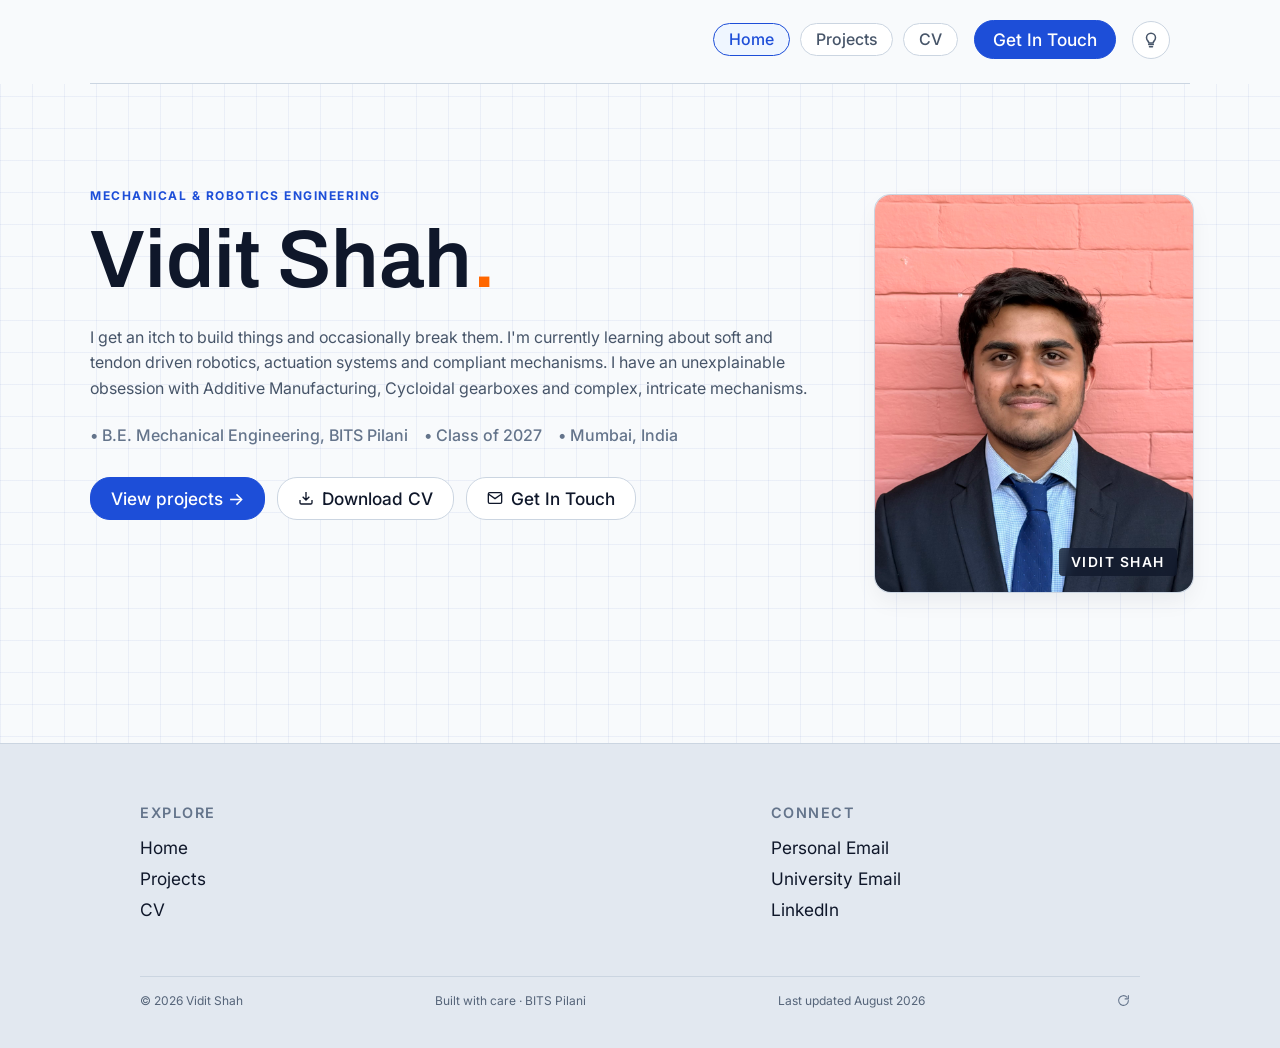
<file: index.html>
<!DOCTYPE html>
<html lang="en">
<head>
  <meta charset="UTF-8">
  <meta name="viewport" content="width=device-width, initial-scale=1.0">
  <title>Vidit Shah</title>
  <link rel="icon" type="image/png" href="assets/favicon.png">
  <link rel="icon" type="image/svg+xml" href="assets/favicon.svg">
  <link rel="apple-touch-icon" href="assets/favicon.png">
  <link rel="stylesheet" href="style.css">
  <link rel="preconnect" href="https://fonts.googleapis.com">
  <link rel="preconnect" href="https://fonts.gstatic.com" crossorigin>
  <link href="https://fonts.googleapis.com/css2?family=Inter:wght@300;400;500;600;700&family=Archivo:ital,wght@0,500;0,600;0,700;1,400&display=swap" rel="stylesheet">
  <script>
    // Applied before first paint to avoid a light-mode flash for users
    // who previously chose dark mode. Mirrors the logic in script.js.
    try {
      if (localStorage.getItem('theme-preference') === 'dark') {
        document.documentElement.classList.add('dark-mode-pending');
      }
    } catch (e) {}
  </script>
</head>
<body>

  <!-- Site Header (nav + divider, frozen together on scroll) -->
  <header class="site-header">
    <div class="nav-container">
      <nav class="navbar" role="tablist" aria-label="Site sections">
        <button class="nav-tab active" data-filter="home" role="tab" aria-selected="true">Home</button>
        <button class="nav-tab" data-filter="projects" role="tab" aria-selected="false">Projects</button>
        <button class="nav-tab" id="cv-btn" type="button">CV</button>
      </nav>
      <button id="contact-btn" class="contact-tab">Get In Touch</button>
      <button id="theme-toggle-btn" class="theme-toggle-btn" type="button" aria-label="Toggle dark mode" aria-pressed="false">
        <svg class="theme-icon" viewBox="0 0 24 24" fill="none" stroke="currentColor" stroke-width="2" stroke-linecap="round" stroke-linejoin="round">
          <path d="M9 18h6"/>
          <path d="M10 21h4"/>
          <path d="M12 3a6 6 0 0 0-6 6c0 2.14.94 3.36 2 4.5.53.57 1 1.13 1 2.5h6c0-1.37.47-1.93 1-2.5 1.06-1.14 2-2.36 2-4.5a6 6 0 0 0-6-6z"/>
        </svg>
      </button>
    </div>

    <hr class="top-divider">
  </header>

  <main class="main-content">
    
    <!-- Home Ribbons (Visible on Home Tab) -->
    <section id="hero-section" class="ribbons-wrapper">

      <!-- Ribbon 1: Name & Hero Shot -->
      <div class="ribbon ribbon-a ribbon-hero">
        <div class="ribbon-inner hero-ribbon-inner">
          <div class="hero-text">
            <span class="hero-sub-header">Mechanical & Robotics Engineering</span>
            <h1 class="hero-title">Vidit Shah<span class="hero-title-accent">.</span></h1>
            <p class="hero-bio">
              I get an itch to build things and occasionally break them. I'm currently learning about soft and tendon driven robotics, actuation systems and compliant mechanisms. I have an unexplainable obsession with Additive Manufacturing, Cycloidal gearboxes and complex, intricate mechanisms.
            </p>
            <ul class="hero-meta">
              <li>• B.E. Mechanical Engineering, BITS Pilani</li>
              <li>• Class of 2027</li>
              <li>• Mumbai, India</li>
            </ul>
            <div class="hero-actions">
              <button class="btn btn-solid" data-nav-target="projects">View projects &rarr;</button>
              <button class="btn btn-outline" id="hero-cv-btn" type="button">
                <svg class="btn-icon" viewBox="0 0 24 24" fill="none" stroke="currentColor" stroke-width="2"><path d="M21 15v4a2 2 0 0 1-2 2H5a2 2 0 0 1-2-2v-4M7 10l5 5 5-5M12 15V3"/></svg>
                Download CV
              </button>
              <button class="btn btn-outline" id="hero-contact-btn" type="button">
                <svg class="btn-icon" viewBox="0 0 24 24" fill="none" stroke="currentColor" stroke-width="2"><path d="M4 4h16c1.1 0 2 .9 2 2v12c0 1.1-.9 2-2 2H4c-1.1 0-2-.9-2-2V6c0-1.1.9-2 2-2z"/><polyline points="22,6 12,13 2,6"/></svg>
                Get In Touch
              </button>
            </div>
          </div>

          <div class="hero-image-wrapper hero-dim">
            <img src="assets/profile.jpg" alt="Profile Photo" class="hero-image">

            <!-- ISO 129-style dimension callouts, shown on .hero-dim:hover.
                 Decorative — update the three .dim-value numbers below if
                 the photo's real size or corner radius ever changes. -->
            <div class="dim-callouts" aria-hidden="true">

              <!-- Overall width, dimensioned above the photo -->
              <div class="dim dim-width">
                <span class="dim-ext dim-ext-a"></span>
                <span class="dim-ext dim-ext-b"></span>
                <span class="dim-stroke"></span>
                <span class="dim-arrow dim-arrow-a"></span>
                <span class="dim-arrow dim-arrow-b"></span>
                <span class="dim-value">96</span>
              </div>

              <!-- Overall height, dimensioned to the right of the photo -->
              <div class="dim dim-height">
                <span class="dim-ext dim-ext-a"></span>
                <span class="dim-ext dim-ext-b"></span>
                <span class="dim-stroke"></span>
                <span class="dim-arrow dim-arrow-a"></span>
                <span class="dim-arrow dim-arrow-b"></span>
                <span class="dim-value">120</span>
              </div>

              <!-- Corner fillet radius, leadered from the bottom-left corner -->
              <div class="dim dim-fillet">
                <span class="dim-leader"></span>
                <span class="dim-value">R16</span>
              </div>

            </div>

            <div class="hero-badge">Vidit Shah</div>
          </div>
        </div>
      </div>


    </section>



    <!-- Projects Section (Visible only on Projects Tab) — both card grids
         are populated from Google Sheets via script.js. -->
    <section id="projects-section" class="hidden">

      <!-- Projects Subsection -->
      <div class="section-intro">
        <div class="section-intro-inner">
          <span class="ribbon-eyebrow">MAIN BUILDS</span>
          <h2 class="ribbon-title">Projects</h2>
          <p class="ribbon-text">[One line describing your primary, most substantial engineering projects.]</p>
        </div>
      </div>
      <div class="grid-container projects-grid" id="projects-cards-container">
        <p class="data-loading-note">Loading projects…</p>
      </div>

      <!-- Side Projects & Tangents Subsection -->
      <div class="section-intro projects-subsection-spacer">
        <div class="section-intro-inner">
          <span class="ribbon-eyebrow">FOR FUN</span>
          <h2 class="ribbon-title">Side Projects &amp; Tangents</h2>
          <p class="ribbon-text">[One line describing smaller builds, experiments, or things you made just to learn something.]</p>
        </div>
      </div>
      <div class="grid-container projects-grid" id="side-projects-cards-container">
        <p class="data-loading-note">Loading side projects…</p>
      </div>

    </section>

    <!-- Detail View (full-page, opens on card click, populated from that card's <template>) -->
    <section id="detail-view" class="detail-view hidden">
      <button class="back-btn" id="detail-back-btn" type="button">
        <svg class="btn-icon" viewBox="0 0 24 24" fill="none" stroke="currentColor" stroke-width="2"><path d="M19 12H5M12 19l-7-7 7-7"/></svg>
        Back
      </button>
      <div id="detail-view-content" class="detail-view-content"></div>
    </section>

  </main>

  <!-- Contact Modal -->
  <div id="contact-modal" class="modal">
    <div class="modal-content">
      <span class="close-btn" role="button" tabindex="0" aria-label="Close contact dialog">&times;</span>
      <h2>Get In Touch</h2>
      <div class="contact-links">
        <a href="mailto:viditshah201@gmail.com" class="contact-item">
          <span class="contact-label">Personal Email</span>
          <span class="contact-value">viditshah201@gmail.com</span>
        </a>
        <a href="mailto:f20230434@pilani.bits-pilani.ac.in" class="contact-item">
          <span class="contact-label">University Email</span>
          <span class="contact-value">f20230434@pilani.bits-pilani.ac.in</span>
        </a>
        <a href="https://www.linkedin.com/in/viditshah201/" target="_blank" rel="noopener noreferrer" class="contact-item">
          <span class="contact-label">LinkedIn</span>
          <span class="contact-value">linkedin.com/in/viditshah201</span>
        </a>
      </div>
    </div>
  </div>

  <!-- CV Modal -->
  <div id="cv-modal" class="modal">
    <div class="modal-content cv-modal-content">
      <span class="close-btn" role="button" tabindex="0" aria-label="Close CV dialog">&times;</span>
      <h2>My CV</h2>
      <div class="cv-tabs" role="tablist" aria-label="CV versions">
        <button class="cv-tab" type="button" data-cv-src="assets/CV-1page.pdf" data-cv-name="ViditShah.pdf" data-cv-flavor="Concise overview" aria-selected="false">1-Page</button>
        <button class="cv-tab active" type="button" data-cv-src="assets/CV-2page.pdf" data-cv-name="ViditShah.pdf" data-cv-flavor="Full detail" aria-selected="true">2-Page</button>
        <span class="cv-flavor" id="cv-flavor">Full detail</span>
      </div>
      <div class="cv-viewer-wrapper">
        <embed id="cv-embed" class="cv-embed" src="assets/CV-2page.pdf" type="application/pdf">
      </div>
      <div class="cv-footer-row">
        <span class="cv-last-updated" id="cv-last-updated">• Last updated August 2026</span>
        <a id="cv-download-link" href="assets/CV-2page.pdf" download="ViditShah.pdf" class="btn btn-outline cv-download-btn">
          <svg class="btn-icon" viewBox="0 0 24 24" fill="none" stroke="currentColor" stroke-width="2"><path d="M21 15v4a2 2 0 0 1-2 2H5a2 2 0 0 1-2-2v-4M7 10l5 5 5-5M12 15V3"/></svg>
          Download PDF
        </a>
      </div>
    </div>
  </div>

  <!-- Footer -->
  <footer class="site-footer">
    <div class="footer-container">
      <div class="footer-top">
        <div class="footer-col">
          <span class="footer-col-title">EXPLORE</span>
          <div class="footer-links-grid">
            <ul class="footer-links">
              <li><a href="#" data-footer-filter="home">Home</a></li>
              <li><a href="#" data-footer-filter="projects">Projects</a></li>
              <li><button id="footer-cv-btn" class="footer-link-btn" type="button">CV</button></li>
            </ul>
          </div>
        </div>

        <div class="footer-col">
          <span class="footer-col-title">CONNECT</span>
          <ul class="footer-links">
            <li><a href="mailto:viditshah201@gmail.com">Personal Email</a></li>
            <li><a href="mailto:f20230434@pilani.bits-pilani.ac.in">University Email</a></li>
            <li><a href="https://www.linkedin.com/in/viditshah201/" target="_blank" rel="noopener noreferrer">LinkedIn</a></li>
          </ul>
        </div>
      </div>

      <div class="footer-divider"></div>

      <div class="footer-bottom">
        <span class="copyright">&copy; 2026 Vidit Shah</span>
        <span class="tagline">Built with care · BITS Pilani</span>
        <span class="tagline" id="footer-last-updated">Last updated August 2026</span>
        <span class="footer-refresh">
          <button id="refresh-content-btn" class="footer-refresh-btn" type="button" aria-label="Refresh content from spreadsheet" title="Refresh content from spreadsheet">
            <svg class="footer-refresh-icon" id="refresh-icon" viewBox="0 0 24 24" fill="none" stroke="currentColor" stroke-width="2" stroke-linecap="round" stroke-linejoin="round">
              <path d="M21 12a9 9 0 1 1-2.64-6.36"/>
              <polyline points="21 3 21 9 15 9"/>
            </svg>
          </button>
          <span id="refresh-status" class="refresh-status" aria-live="polite"></span>
        </span>
      </div>
    </div>
  </footer>

  <!-- Back to Top -->
  <button id="back-to-top-btn" class="back-to-top-btn" type="button" aria-label="Back to top">
    <svg viewBox="0 0 24 24" fill="none" stroke="currentColor" stroke-width="2" stroke-linecap="round" stroke-linejoin="round">
      <path d="M12 19V5M5 12l7-7 7 7"/>
    </svg>
  </button>

  <script src="script.js"></script>
</body>
</html>
</file>
<file: style.css>
:root {
  --bg-color: #f8fafc;
  --card-bg: #ffffff;
  --card-border: #cbd5e1;
  --card-hover-border: #94a3b8;
  
  --text-main: #475569;
  --text-heading: #0f172a;
  --text-muted: #64748b;
  --text-faint: #556479;

  --blueprint-blue: #1d4ed8;
  --blueprint-dark: #1e40af;
  --blueprint-bg: #eff6ff;
  --blueprint-border: #bfdbfe;

  --safety-orange: #ff6600;
  --safety-orange-dark: #cc5200;
  --safety-orange-bg: #fff2e8;
  --safety-orange-border: #ffcda3;
  
  --footer-bg: #e2e8f0;
  --grid-line: rgba(29, 64, 175, 0.06);
  --media-placeholder-bg: #e2e8f0;

  /* Type scale — root font-size is 120% (1rem = 19.2px), so these rem
     values land on the intended pixel sizes: H1 40px / H2 28px / H3 20px
     / body 16px / label 12px. Applies to content headings/text; the hero
     name display and interactive UI chrome (buttons, tabs, tiny CAD-style
     annotations) are intentionally outside this scale — see comments at
     each usage. */
  --fs-h1: 2.083rem;
  --fs-h2: 1.458rem;
  --fs-h3: 1.042rem;
  --fs-body: 0.833rem;
  --fs-label: 0.625rem;
}

/* Dark mode — overrides the same custom properties so every component
   that already references var(--...) repaints automatically. Toggled via
   body.dark-mode in script.js; intentionally not persisted, so the site
   always loads in light mode. */
body.dark-mode,
html.dark-mode-pending {
  --bg-color: #0f172a;
  --card-bg: #1e293b;
  --card-border: #334155;
  --card-hover-border: #475569;

  --text-main: #cbd5e1;
  --text-heading: #f8fafc;
  --text-muted: #94a3b8;
  --text-faint: #94a3b8;

  --blueprint-blue: #60a5fa;
  --blueprint-dark: #93c5fd;
  --blueprint-bg: rgba(96, 165, 250, 0.14);
  --blueprint-border: rgba(96, 165, 250, 0.35);

  --safety-orange: #ff8a3d;
  --safety-orange-dark: #ffbf94;
  --safety-orange-bg: rgba(255, 102, 0, 0.14);
  --safety-orange-border: rgba(255, 138, 61, 0.35);

  --footer-bg: #1e293b;
  --grid-line: rgba(96, 165, 250, 0.08);
  --media-placeholder-bg: #334155;
}

* {
  box-sizing: border-box;
  margin: 0;
  padding: 0;
}

html {
  scroll-behavior: smooth;
  font-size: 120%;
}

body {
  background-color: var(--bg-color);
  color: var(--text-main);
  font-family: 'Inter', -apple-system, BlinkMacSystemFont, sans-serif;
  overflow-x: hidden;
  /* Site-wide blueprint grid. Applied once here (instead of separately on
     .ribbon and .grid-container) so every tab — Home, Research, Projects,
     Experience, Skills — shows the exact same continuous grid behind its
     content, rather than only appearing behind some sections. */
  background-image:
    linear-gradient(var(--grid-line) 1px, transparent 1px),
    linear-gradient(to right, var(--grid-line) 1px, transparent 1px);
  background-size: 32px 32px;
  background-attachment: scroll;
}

a, button {
  font-family: inherit;
}

:focus-visible {
  outline: 2px solid var(--blueprint-blue);
  outline-offset: 2px;
  border-radius: 4px;
}

@media (prefers-reduced-motion: reduce) {
  html {
    scroll-behavior: auto;
  }
  * {
    animation-duration: 0.01ms !important;
    transition-duration: 0.01ms !important;
  }
}

/* Navigation Container */
.site-header {
  position: sticky;
  top: 0;
  z-index: 100;
  background-color: var(--bg-color);
  padding-top: 20px;
}

.nav-container {
  display: flex;
  justify-content: flex-end;
  align-items: center;
  gap: 16px;
  max-width: 1100px;
  margin: 0 auto;
  padding: 0 20px;
}

.navbar {
  display: flex;
  gap: 10px;
  overflow-x: auto;
  scrollbar-width: none;
  -ms-overflow-style: none;
  justify-content: flex-end;
}

.navbar::-webkit-scrollbar {
  display: none;
}

.nav-tab {
  background: var(--card-bg);
  border: 1px solid var(--card-border);
  color: var(--text-main);
  padding: 6px 15px;
  border-radius: 18px;
  cursor: pointer;
  font-size: 0.83rem;
  font-weight: 500;
  white-space: nowrap;
  flex-shrink: 0;
  transition: all 0.2s ease;
}

.nav-tab-link {
  display: inline-flex;
  align-items: center;
  text-decoration: none;
}

/* Divider between nav ribbon and main content */
.top-divider {
  border: none;
  border-top: 1px solid var(--card-border);
  width: calc(100% - 40px);
  max-width: 1100px;
  margin: 24px auto 40px auto;
}

.nav-tab:hover,
.nav-tab.active {
  background: var(--blueprint-bg);
  border-color: var(--blueprint-blue);
  color: var(--blueprint-blue);
}

.contact-tab {
  position: relative;
  z-index: 0;
  overflow: hidden;
  background: var(--blueprint-blue);
  border: 1px solid var(--blueprint-blue);
  color: #ffffff;
  padding: 8px 18px;
  border-radius: 20px;
  cursor: pointer;
  font-size: 0.9rem;
  font-weight: 500;
  white-space: nowrap;
  flex-shrink: 0;
  transition: border-color 0.3s ease, box-shadow 0.3s ease;
}

/* Gradient fades in/out via opacity rather than animating the
   background property directly — background: color -> gradient can't
   be interpolated, so it used to snap instantly on both hover and
   hover-off, causing a visible flash. */
.contact-tab::before {
  content: "";
  position: absolute;
  inset: 0;
  z-index: -1;
  background: linear-gradient(135deg, var(--blueprint-blue), var(--blueprint-dark));
  opacity: 0;
  transition: opacity 0.3s ease;
}

.contact-tab:hover::before {
  opacity: 1;
}

.contact-tab:hover {
  border-color: var(--blueprint-dark);
  box-shadow: 0 0 12px rgba(29, 78, 216, 0.35);
}

/* Dark Mode Toggle */
.theme-toggle-btn {
  display: inline-flex;
  align-items: center;
  justify-content: center;
  width: 38px;
  height: 38px;
  flex-shrink: 0;
  background: var(--card-bg);
  border: 1px solid var(--card-border);
  border-radius: 50%;
  color: var(--text-main);
  cursor: pointer;
  transition: all 0.2s ease;
}

.theme-toggle-btn:hover {
  border-color: var(--safety-orange);
  color: var(--safety-orange);
}

body.dark-mode .theme-toggle-btn {
  background: var(--blueprint-bg);
  border-color: var(--blueprint-border);
  color: var(--safety-orange);
}

.theme-icon {
  width: 18px;
  height: 18px;
}

/* Refresh Content Control — moved to the footer bar. A small text link
   with an icon, re-fetches the spreadsheet on demand instead of waiting
   for a full page reload. */
.footer-refresh {
  display: inline-flex;
  align-items: center;
  gap: 10px;
}

.footer-refresh-btn {
  display: inline-flex;
  align-items: center;
  gap: 6px;
  background: none;
  border: none;
  padding: 0;
  font-family: inherit;
  font-size: 0.78rem;
  color: var(--text-muted);
  cursor: pointer;
  transition: color 0.2s ease;
}

.footer-refresh-btn:hover {
  color: var(--safety-orange);
}

.footer-refresh-icon {
  width: 13px;
  height: 13px;
  flex-shrink: 0;
}

.footer-refresh-btn.is-refreshing .footer-refresh-icon {
  animation: spin 0.8s linear infinite;
}

@keyframes spin {
  from { transform: rotate(0deg); }
  to { transform: rotate(360deg); }
}

.refresh-status {
  font-size: 0.78rem;
  color: var(--text-muted);
  white-space: nowrap;
  opacity: 0;
  transition: opacity 0.25s ease;
}

.refresh-status.show {
  opacity: 1;
}

/* Back to Top */
.back-to-top-btn {
  position: fixed;
  right: 24px;
  bottom: 24px;
  z-index: 900;
  display: flex;
  align-items: center;
  justify-content: center;
  width: 38px;
  height: 38px;
  border-radius: 50%;
  background: var(--card-bg);
  border: 1px solid var(--card-border);
  color: var(--text-muted);
  cursor: pointer;
  opacity: 0;
  pointer-events: none;
  transform: translateY(6px);
  transition: opacity 0.25s ease, transform 0.25s ease, border-color 0.2s ease, color 0.2s ease;
}

.back-to-top-btn svg {
  width: 16px;
  height: 16px;
}

.back-to-top-btn.show {
  opacity: 0.75;
  pointer-events: auto;
  transform: translateY(0);
}

.back-to-top-btn:hover {
  opacity: 1;
  border-color: var(--safety-orange);
  color: var(--safety-orange);
}

@media (max-width: 480px) {
  .back-to-top-btn {
    right: 16px;
    bottom: 16px;
  }
}

/* Generic visibility utility — ensures any element with .hidden is hidden,
   even ones not covered by a more specific selector below (e.g. #projects-section) */
.hidden {
  display: none;
}

/* Lets a wrapper div hold dynamically-inserted cards without becoming a
   grid item itself — its children (the cards) participate directly in
   the parent CSS grid, as if the wrapper weren't there. */
.contents {
  display: contents;
}

.data-loading-note {
  grid-column: 1 / -1;
  color: var(--text-muted);
  font-size: var(--fs-body);
  padding: 8px 0;
}

.main-content {
  max-width: 1100px;
  margin: 0 auto 80px auto;
  padding: 0 20px;
}

/* Ribbon Sections (Home) */
.ribbons-wrapper {
  width: 100vw;
  position: relative;
  left: 50%;
  right: 50%;
  margin-left: -50vw;
  margin-right: -50vw;
}

.ribbons-wrapper.hidden {
  display: none;
}

.ribbon {
  width: 100%;
  padding: 64px 20px;
}

.ribbon-a {
  background-color: transparent;
}

.ribbon-b {
  /* No background-image/attachment of its own on purpose: a second,
     independently-fixed background on a non-body element isn't reliably
     honored by all browsers (notably mobile), which is what caused the
     blue ribbons' grid to drift out of sync with the white grid on scroll.
     Instead this just tints the single shared grid drawn on body, so
     there's only ever one grid, guaranteed to line up and move (or not
     move) identically everywhere. */
  background-color: rgba(29, 64, 175, 0.08);
  position: relative;
}

.corner-mark {
  position: absolute;
  width: 66px;
  height: 66px;
  pointer-events: none;
  background-repeat: no-repeat;
  background-image:
    linear-gradient(var(--safety-orange), var(--safety-orange)),
    linear-gradient(var(--safety-orange), var(--safety-orange)),
    linear-gradient(var(--safety-orange), var(--safety-orange)),
    linear-gradient(var(--safety-orange), var(--safety-orange)),
    linear-gradient(var(--safety-orange), var(--safety-orange)),
    linear-gradient(var(--safety-orange), var(--safety-orange));
  background-size:
    26px 6px,
    6px 26px,
    44px 2px,
    22px 2px,
    2px 44px,
    2px 22px;
}

/* Core point at (22px, 22px). Toward-content rays run 44px, away-from-content rays stay 22px.
   Positioned relative to the centered 1100px content box (not the full-bleed
   ribbon edge) so it stays anchored near the actual content corner at any
   viewport width, clamped so it never runs off-screen on narrow ones. */
.corner-mark-tl {
  top: -22px;
  left: max(20px, calc(50% - 674px));
  background-position:
    9px 19px,
    19px 9px,
    22px 21px,
    0px 21px,
    21px 22px,
    21px 0px;
}

/* Core point at (44px, 44px), mirrored. */
.corner-mark-br {
  bottom: -22px;
  right: max(20px, calc(50% - 674px));
  background-position:
    31px 41px,
    41px 31px,
    0px 43px,
    44px 43px,
    43px 0px,
    43px 44px;
}

.ribbon-inner {
  max-width: 1100px;
  margin: 0 auto;
}

.hero-ribbon-inner {
  display: grid;
  grid-template-columns: 1.4fr 0.6fr;
  gap: 48px;
  align-items: stretch;
}

.ribbon-eyebrow {
  font-size: 0.75rem;
  font-weight: 700;
  letter-spacing: 1.5px;
  color: var(--blueprint-blue);
  text-transform: uppercase;
  display: block;
  margin-bottom: 12px;
}

.ribbon-title {
  font-family: 'Archivo', sans-serif;
  font-size: var(--fs-h1);
  color: var(--text-heading);
  font-weight: 600;
  margin-bottom: 24px;
}

.ribbon-text {
  font-size: var(--fs-body);
  line-height: 1.6;
  color: var(--text-main);
  max-width: 700px;
}

.ribbon-list {
  list-style: none;
  display: flex;
  flex-direction: column;
  gap: 20px;
}

.ribbon-list li {
  display: flex;
  flex-direction: column;
  gap: 4px;
}

.ribbon-list-label {
  font-size: var(--fs-label);
  font-weight: 700;
  letter-spacing: 1.5px;
  color: var(--blueprint-blue);
  text-transform: uppercase;
}

.ribbon-list-text {
  font-size: var(--fs-body);
  line-height: 1.5;
  color: var(--text-main);
}

.ribbon-card-row {
  display: grid;
  grid-template-columns: repeat(auto-fit, minmax(240px, 1fr));
  gap: 20px;
  margin-bottom: 28px;
}

.mini-card {
  background-color: var(--card-bg);
  border: 1px solid var(--card-border);
  border-radius: 16px;
  padding: 20px;
  transition: transform 0.2s ease, border-color 0.2s ease, box-shadow 0.2s ease;
}

.mini-card:hover {
  transform: translateY(-4px);
  border-color: var(--card-hover-border);
  box-shadow: 0 12px 24px -12px rgba(15, 23, 42, 0.18);
}

.mini-card-title {
  font-family: 'Archivo', sans-serif;
  font-size: var(--fs-h3);
  color: var(--text-heading);
  font-weight: 600;
  margin: 8px 0;
}

.mini-card-description {
  font-size: var(--fs-body);
  line-height: 1.5;
  color: var(--text-main);
}

.ribbon-cta {
  margin-top: 4px;
}

.hero-sub-header {
  font-size: var(--fs-label);
  font-weight: 700;
  letter-spacing: 1.5px;
  color: var(--blueprint-blue);
  text-transform: uppercase;
  display: block;
  margin-bottom: 12px;
}

/* Intentionally outside the H1-H3 type scale — this is the hero's
   "display" name treatment, meant to read larger and bolder than any
   content heading on the page. */
.hero-title {
  font-family: 'Archivo', sans-serif;
  font-size: 4.25rem;
  color: var(--text-heading);
  font-weight: 600;
  line-height: 1.1;
  margin-bottom: 20px;
}

.hero-title-accent {
  color: var(--safety-orange);
}

.hero-bio {
  font-size: var(--fs-body);
  line-height: 1.6;
  color: var(--text-main);
  margin-bottom: 24px;
}

.hero-meta {
  list-style: none;
  display: flex;
  flex-wrap: wrap;
  gap: 16px;
  font-size: var(--fs-body);
  color: var(--text-muted);
  font-weight: 500;
  margin-bottom: 32px;
}

.hero-actions {
  display: flex;
  gap: 12px;
  flex-wrap: wrap;
}

.btn {
  display: inline-flex;
  align-items: center;
  gap: 8px;
  padding: 10px 20px;
  border-radius: 20px;
  font-size: 0.9rem;
  font-weight: 500;
  text-decoration: none;
  cursor: pointer;
  transition: all 0.2s ease;
}

.btn-solid {
  background-color: var(--blueprint-blue);
  color: #ffffff;
  border: 1px solid var(--blueprint-blue);
}

.btn-solid:hover {
  background-color: var(--blueprint-dark);
}

.btn-outline {
  background-color: var(--card-bg);
  color: var(--text-heading);
  border: 1px solid var(--card-border);
}

.btn-outline:hover {
  border-color: var(--blueprint-blue);
  color: var(--blueprint-blue);
  background-color: var(--blueprint-bg);
}

.btn-icon {
  width: 16px;
  height: 16px;
}

/* Hero Image & Overlay Badge */
.hero-image-wrapper {
  position: relative;
  width: auto;
  min-width: 160px;
  max-width: 340px;
  align-self: stretch;
  margin: 6px 0;
  aspect-ratio: 4 / 5;
  border-radius: 16px;
  overflow: hidden;
  border: 1px solid var(--card-border);
  box-shadow: 0 10px 25px -5px rgba(15, 23, 42, 0.08);
  background-color: var(--media-placeholder-bg);
}

.hero-image {
  width: 100%;
  height: 100%;
  object-fit: cover;
}

.hero-badge {
  position: absolute;
  bottom: 16px;
  left: 16px;
  background: rgba(15, 23, 42, 0.75);
  backdrop-filter: blur(6px);
  color: #ffffff;
  font-size: 0.72rem;
  font-weight: 600;
  letter-spacing: 1.5px;
  padding: 6px 12px;
  border-radius: 4px;
  text-transform: uppercase;
}

/* Research Summary / Section Intro Panel */
.section-intro {
  background-color: var(--card-bg);
  border: 1px solid var(--card-border);
  border-radius: 16px;
  padding: 32px;
  margin-bottom: 24px;
  animation: fadeInUp 0.35s ease both;
}

.section-intro.hidden {
  display: none;
}

.section-intro-inner {
  max-width: 800px;
}

.section-intro-tags {
  margin-top: 20px;
}

/* Coursework */
.card-wide {
  grid-column: 1 / -1;
}

.coursework-groups {
  display: grid;
  grid-template-columns: repeat(auto-fit, minmax(180px, 1fr));
  gap: 20px;
  margin-top: 4px;
}

.coursework-group {
  display: flex;
  flex-direction: column;
  gap: 8px;
}

.coursework-list {
  list-style: none;
  display: flex;
  flex-direction: column;
  gap: 6px;
}

.coursework-list li {
  font-size: var(--fs-body);
  line-height: 1.4;
  color: var(--text-main);
  padding-left: 14px;
  position: relative;
}

.coursework-list li::before {
  content: "";
  position: absolute;
  left: 0;
  top: 8px;
  width: 5px;
  height: 5px;
  border-radius: 50%;
  background-color: var(--blueprint-blue);
}

/* Flat coursework list — used when courses aren't grouped by category
   (e.g. too skewed toward one group to be useful as separate columns).
   CSS multi-column lets the browser balance items across 3 columns
   automatically, reading top-to-bottom within each column. */
.coursework-flat-list {
  display: block;
  column-count: 3;
  column-gap: 28px;
  margin-top: 4px;
}

.coursework-flat-list li {
  break-inside: avoid;
  margin-bottom: 6px;
}

@media (max-width: 720px) {
  .coursework-flat-list {
    column-count: 2;
  }
}

@media (max-width: 480px) {
  .coursework-flat-list {
    column-count: 1;
  }
}

/* Experience: Timeline */
.timeline-card {
  background-color: var(--card-bg);
  border: 1px solid var(--card-border);
  border-radius: 16px;
  padding: 32px;
}

.timeline-list {
  list-style: none;
  display: flex;
  flex-direction: column;
  gap: 32px;
  position: relative;
  padding-left: 28px;
  border-left: 2px solid var(--card-border);
}

.timeline-item {
  position: relative;
}

.timeline-item::before {
  content: "";
  position: absolute;
  left: -34px;
  top: 4px;
  width: 12px;
  height: 12px;
  border-radius: 50%;
  background-color: var(--card-bg);
  border: 2px solid var(--blueprint-blue);
}

.timeline-date {
  font-size: 0.75rem;
  font-weight: 700;
  letter-spacing: 1.5px;
  color: var(--blueprint-blue);
  text-transform: uppercase;
  display: block;
  margin-bottom: 6px;
}

.timeline-role {
  font-family: 'Archivo', sans-serif;
  font-size: var(--fs-h2);
  color: var(--text-heading);
  font-weight: 600;
  margin-bottom: 4px;
}

.timeline-org {
  display: block;
  font-size: 0.85rem;
  color: var(--text-muted);
  margin-bottom: 10px;
}

.timeline-bullets {
  list-style: none;
  display: flex;
  flex-direction: column;
  gap: 6px;
}

.timeline-bullets li {
  font-size: var(--fs-body);
  line-height: 1.5;
  color: var(--text-main);
  padding-left: 14px;
  position: relative;
}

.timeline-bullets li::before {
  content: "";
  position: absolute;
  left: 0;
  top: 8px;
  width: 5px;
  height: 5px;
  border-radius: 50%;
  background-color: var(--blueprint-blue);
}

/* Experience: Leadership Highlight */
.ribbon-subtext {
  font-size: var(--fs-body);
  color: var(--text-main);
  margin-bottom: 24px;
}

.leadership-layout {
  display: grid;
  grid-template-columns: 1fr 1fr;
  gap: 32px;
  align-items: start;
}

.leadership-image-wrapper {
  width: 100%;
  height: 100%;
  min-height: 240px;
  border-radius: 12px;
  overflow: hidden;
  border: 1px solid var(--card-border);
}

.leadership-image {
  width: 100%;
  height: 100%;
  min-height: 240px;
  object-fit: cover;
  display: block;
}

.leadership-copy p {
  font-size: var(--fs-body);
  line-height: 1.6;
  color: var(--text-main);
  margin-bottom: 16px;
}

.leadership-bullets {
  list-style: none;
  display: flex;
  flex-direction: column;
  gap: 10px;
  margin-bottom: 20px;
}

.leadership-bullets li {
  font-size: var(--fs-body);
  line-height: 1.5;
  color: var(--text-main);
  padding-left: 14px;
  position: relative;
}

.leadership-bullets li::before {
  content: "";
  position: absolute;
  left: 0;
  top: 8px;
  width: 5px;
  height: 5px;
  border-radius: 50%;
  background-color: var(--blueprint-blue);
}

.leadership-bullets strong {
  color: var(--text-heading);
}

@media (max-width: 720px) {
  .leadership-layout {
    grid-template-columns: 1fr;
  }
  .leadership-image-wrapper,
  .leadership-image {
    min-height: 200px;
  }
}

/* ===== Hero Photo — ISO 129-style Dimension Callouts =====
   Scoped to .hero-dim only (hero photo exclusively). These dims are
   drawn outside the part on hover, like a real CAD sketch, so overflow
   needs to move from the wrapper to the image itself for the rounded
   corners. */

.hero-image-wrapper.hero-dim {
  overflow: visible;
}

.hero-image-wrapper.hero-dim .hero-image {
  border-radius: 16px;
}

.dim-callouts {
  position: absolute;
  inset: 0;
  pointer-events: none;
  opacity: 0;
  transition: opacity 0.25s ease;
  font-family: 'Archivo', sans-serif;
}

.hero-dim:hover .dim-callouts {
  opacity: 1;
}

.dim {
  position: absolute;
}

.dim-value {
  position: absolute;
  font-size: 0.66rem;
  font-weight: 600;
  color: var(--safety-orange);
  white-space: nowrap;
  background: var(--bg-color);
  padding: 0 4px;
  line-height: 1.4;
}

.dim-ext,
.dim-stroke,
.dim-leader {
  position: absolute;
  background: var(--safety-orange);
}

.dim-arrow {
  position: absolute;
  width: 0;
  height: 0;
}

/* ---- Width dimension: runs above the photo ---- */
.dim-width {
  top: -28px;
  left: 4px;
  right: 4px;
  height: 28px;
}

.dim-width .dim-ext-a,
.dim-width .dim-ext-b {
  top: 10px;
  height: 16px;
  width: 1px;
}
.dim-width .dim-ext-a { left: 0; }
.dim-width .dim-ext-b { right: 0; }

.dim-width .dim-stroke {
  top: 14px;
  left: 4px;
  right: 4px;
  height: 1px;
}

.dim-width .dim-arrow {
  top: 10px;
  border-top: 4px solid transparent;
  border-bottom: 4px solid transparent;
}
.dim-width .dim-arrow-a {
  left: 0;
  border-left: 7px solid var(--safety-orange);
}
.dim-width .dim-arrow-b {
  right: 0;
  border-right: 7px solid var(--safety-orange);
}

.dim-width .dim-value {
  top: -2px;
  left: 50%;
  transform: translateX(-50%);
}

/* ---- Height dimension: runs to the right of the photo ---- */
.dim-height {
  top: 4px;
  bottom: 4px;
  right: -30px;
  width: 30px;
}

.dim-height .dim-ext-a,
.dim-height .dim-ext-b {
  left: 2px;
  width: 16px;
  height: 1px;
}
.dim-height .dim-ext-a { top: 0; }
.dim-height .dim-ext-b { bottom: 0; }

.dim-height .dim-stroke {
  left: 14px;
  top: 4px;
  bottom: 4px;
  width: 1px;
}

.dim-height .dim-arrow {
  left: 10px;
  border-left: 4px solid transparent;
  border-right: 4px solid transparent;
}
.dim-height .dim-arrow-a {
  top: 0;
  border-top: 7px solid var(--safety-orange);
}
.dim-height .dim-arrow-b {
  bottom: 0;
  border-bottom: 7px solid var(--safety-orange);
}

.dim-height .dim-value {
  left: -4px;
  top: 50%;
  transform: translateY(-50%) rotate(-90deg);
  transform-origin: center;
}

/* ---- Fillet radius: leadered out of the bottom-left corner ---- */
.dim-fillet {
  bottom: 0;
  left: 0;
  width: 0;
  height: 0;
}

.dim-fillet .dim-leader {
  bottom: 0;
  left: 0;
  width: 34px;
  height: 1px;
  transform: rotate(135deg);
  transform-origin: left center;
}

.dim-fillet .dim-leader::before {
  content: "";
  position: absolute;
  left: -1px;
  top: -3px;
  width: 0;
  height: 0;
  border-top: 3px solid transparent;
  border-bottom: 3px solid transparent;
  border-right: 7px solid var(--safety-orange);
}

.dim-fillet .dim-value {
  bottom: -30px;
  left: -34px;
}

/* Name badge moves to bottom-right so it stays clear of the fillet
   leader coming out of the bottom-left corner. */
.hero-dim .hero-badge {
  left: auto;
  right: 16px;
}

/* Card base */
.card {
  position: relative;
}

.card-clickable {
  cursor: pointer;
}

.card-clickable:focus-visible {
  outline: 2px solid var(--blueprint-blue);
  outline-offset: 2px;
}

/* Detail View (full page, in-flow — replaces previous card grid/ribbons when open) */
.detail-view {
  animation: fadeInUp 0.3s ease both;
}

.detail-view.hidden {
  display: none;
}

.detail-view-content {
  max-width: 900px;
  margin: 0 auto;
  background-color: var(--card-bg);
  border: 1px solid var(--card-border);
  border-radius: 16px;
  padding: 40px;
  box-shadow: 0 12px 24px -12px rgba(15, 23, 42, 0.18);
}

@media (max-width: 640px) {
  .detail-view-content {
    padding: 24px;
    border-radius: 12px;
  }
}

.back-btn {
  display: inline-flex;
  align-items: center;
  gap: 8px;
  background: none;
  border: none;
  padding: 0;
  margin: 0 auto 28px;
  max-width: 900px;
  width: 100%;
  font-family: 'Inter', sans-serif;
  font-size: var(--fs-body);
  font-weight: 500;
  color: var(--text-main);
  cursor: pointer;
  transition: color 0.2s ease;
}

.back-btn:hover {
  color: var(--blueprint-blue);
}

.detail-eyebrow {
  font-size: var(--fs-label);
  font-weight: 700;
  letter-spacing: 1.5px;
  color: var(--blueprint-blue);
  text-transform: uppercase;
  display: block;
  margin-bottom: 8px;
}

.detail-title {
  font-family: 'Archivo', sans-serif;
  font-size: var(--fs-h1);
  color: var(--text-heading);
  font-weight: 600;
  margin-bottom: 24px;
}

.detail-gallery {
  display: flex;
  gap: 12px;
  overflow-x: auto;
  margin-bottom: 24px;
  padding-bottom: 4px;
  scroll-snap-type: x proximity;
}

.detail-gallery img {
  height: 320px;
  width: auto;
  max-width: 90%;
  flex-shrink: 0;
  object-fit: cover;
  border-radius: 12px;
  border: 1px solid var(--card-border);
  scroll-snap-align: start;
}

.detail-gallery .gallery-video {
  position: relative;
  height: 320px;
  width: 568px;
  max-width: 90%;
  flex-shrink: 0;
  border-radius: 12px;
  overflow: hidden;
  border: 1px solid var(--card-border);
  scroll-snap-align: start;
}

.detail-gallery .gallery-video iframe {
  position: absolute;
  top: 0;
  left: 0;
  width: 100%;
  height: 100%;
  border: 0;
}

.detail-gallery .gallery-video-file {
  height: 320px;
  width: auto;
  max-width: 90%;
  flex-shrink: 0;
  border-radius: 12px;
  border: 1px solid var(--card-border);
  scroll-snap-align: start;
  background: #000;
}

@media (max-width: 480px) {
  .detail-gallery .gallery-video {
    width: 90vw;
    height: calc(90vw * 9 / 16);
  }
}

.detail-tags {
  margin-bottom: 32px;
}

.detail-folder-description {
  margin: -8px 0 32px;
  font-size: 1.05rem;
  color: var(--text-secondary, #666);
  max-width: 60ch;
}

.detail-folder-grid {
  margin-top: 8px;
}

.detail-section {
  margin-bottom: 24px;
}

.detail-section:last-child {
  margin-bottom: 0;
}

.detail-section h3 {
  font-family: 'Archivo', sans-serif;
  font-size: var(--fs-h3);
  font-weight: 600;
  color: var(--text-heading);
  margin-bottom: 8px;
}

.detail-section p {
  font-size: var(--fs-body);
  line-height: 1.65;
  color: var(--text-main);
}

@media (max-width: 640px) {
  .detail-gallery img {
    height: 200px;
  }
}

.projects-subsection-spacer {
  margin-top: 48px;
}

.projects-grid {
  margin-bottom: 8px;
}

/* Grid Section */
.grid-container {
  display: grid;
  grid-template-columns: repeat(auto-fill, minmax(320px, 1fr));
  gap: 24px;
  position: relative;
}

.grid-container.hidden {
  display: none;
}

@keyframes fadeInUp {
  from {
    opacity: 0;
    transform: translateY(8px);
  }
  to {
    opacity: 1;
    transform: translateY(0);
  }
}

.ribbons-wrapper:not(.hidden),
.grid-container:not(.hidden) .card:not(.hidden) {
  animation: fadeInUp 0.35s ease both;
}

/* Cards */
.card {
  background-color: var(--card-bg);
  border: 1px solid var(--card-border);
  border-radius: 16px;
  overflow: hidden;
  display: flex;
  flex-direction: column;
  transition: transform 0.2s ease, border-color 0.2s ease, box-shadow 0.2s ease;
}

.card:hover {
  transform: translateY(-4px);
  border-color: var(--card-hover-border);
  box-shadow: 0 12px 24px -12px rgba(15, 23, 42, 0.18);
}

.card-clickable:hover {
  box-shadow: 0 14px 28px -12px rgba(15, 23, 42, 0.22);
}

.card.hidden {
  display: none;
}

.card-media {
  height: 200px;
  background-color: var(--media-placeholder-bg);
  display: flex;
  align-items: center;
  justify-content: center;
  border-bottom: 1px solid var(--card-border);
  overflow: hidden;
}

.card-media img {
  width: 100%;
  height: 100%;
  object-fit: cover;
}

.text-banner {
  font-family: 'Archivo', sans-serif;
  color: var(--blueprint-blue);
  background-color: var(--blueprint-bg);
}

.banner-text {
  font-size: 1.6rem;
  letter-spacing: 1px;
  font-weight: 600;
}

.banner-subtext {
  font-size: 0.75rem;
  color: var(--blueprint-dark);
  margin-top: 4px;
  letter-spacing: 1px;
}

.flex-column {
  flex-direction: column;
}

.card-body {
  padding: 24px;
  display: flex;
  flex-direction: column;
  flex-grow: 1;
}

.sub-header {
  font-size: 0.75rem;
  font-weight: 600;
  letter-spacing: 1.5px;
  color: var(--blueprint-blue);
  text-transform: uppercase;
  margin-bottom: 8px;
}

.card-title {
  font-family: 'Archivo', sans-serif;
  font-size: var(--fs-h2);
  color: var(--text-heading);
  font-weight: 600;
  margin-bottom: 12px;
}

.card-description {
  font-size: var(--fs-body);
  line-height: 1.5;
  color: var(--text-main);
  margin-bottom: 24px;
  flex-grow: 1;
}

.tags {
  display: flex;
  gap: 8px;
  flex-wrap: wrap;
}

.pill {
  background-color: var(--safety-orange-bg);
  border: 1px solid var(--safety-orange-border);
  color: var(--safety-orange-dark);
  font-size: 0.75rem;
  font-weight: 500;
  padding: 4px 12px;
  border-radius: 12px;
}

/* Contact Modal */
.modal {
  display: none;
  position: fixed;
  z-index: 1000;
  left: 0;
  top: 0;
  width: 100%;
  height: 100%;
  background-color: rgba(15, 23, 42, 0.4);
  backdrop-filter: blur(4px);
  align-items: center;
  justify-content: center;
}

.modal.show {
  display: flex;
}

.modal-content {
  background-color: var(--card-bg);
  border: 1px solid var(--card-border);
  border-radius: 16px;
  padding: 32px;
  width: 90%;
  max-width: 420px;
  position: relative;
  box-shadow: 0 20px 25px -5px rgba(0, 0, 0, 0.1);
}

.close-btn {
  position: absolute;
  top: 16px;
  right: 20px;
  color: var(--text-muted);
  font-size: 1.5rem;
  cursor: pointer;
  background: none;
  border: none;
  padding: 0;
  line-height: 1;
  font-family: inherit;
  appearance: none;
}

.close-btn:hover {
  color: var(--blueprint-blue);
}

.modal-content h2 {
  font-family: 'Archivo', sans-serif;
  font-size: var(--fs-h2);
  color: var(--text-heading);
  margin-bottom: 24px;
}

.contact-links {
  display: flex;
  flex-direction: column;
  gap: 12px;
}

.contact-item {
  display: flex;
  flex-direction: column;
  padding: 12px 16px;
  background: var(--blueprint-bg);
  border: 1px solid var(--blueprint-border);
  border-radius: 8px;
  text-decoration: none;
  transition: border-color 0.2s ease, transform 0.2s ease;
}

.contact-item:hover {
  border-color: var(--blueprint-blue);
  transform: translateX(4px);
}

.contact-label {
  font-size: 0.72rem;
  text-transform: uppercase;
  letter-spacing: 1px;
  color: var(--blueprint-blue);
  font-weight: 600;
  margin-bottom: 4px;
}

.contact-value {
  font-size: 0.9rem;
  color: var(--text-heading);
}

/* CV Modal */
.cv-modal-content {
  max-width: 1100px;
  width: 95%;
  display: flex;
  flex-direction: column;
}

.cv-tabs {
  display: flex;
  align-items: center;
  gap: 8px;
  margin-bottom: 16px;
}

.cv-tab {
  background: var(--card-bg);
  border: 1px solid var(--card-border);
  color: var(--text-main);
  padding: 8px 18px;
  border-radius: 20px;
  cursor: pointer;
  font-size: 0.85rem;
  font-weight: 500;
  transition: all 0.2s ease;
}

.cv-tab:hover,
.cv-tab.active {
  background: var(--blueprint-bg);
  border-color: var(--blueprint-blue);
  color: var(--blueprint-blue);
}

.cv-flavor {
  font-size: 0.82rem;
  color: var(--text-muted);
  margin-left: 4px;
}

.cv-viewer-wrapper {
  width: 100%;
  height: min(50vh, 480px);
  border: 1px solid var(--card-border);
  border-radius: 8px;
  overflow: hidden;
  margin-bottom: 20px;
  background: var(--footer-bg);
}

.cv-embed {
  width: 100%;
  height: 100%;
  border: none;
  display: block;
}

.cv-footer-row {
  display: flex;
  align-items: center;
  justify-content: space-between;
  gap: 16px;
  flex-wrap: wrap;
}

.cv-last-updated {
  font-size: 0.78rem;
  color: var(--text-muted);
}

.cv-download-btn {
  display: inline-flex;
  align-items: center;
  gap: 8px;
}

/* Footer */
.site-footer {
  background-color: var(--footer-bg);
  border-top: 1px solid var(--card-border);
  padding: 60px 20px 40px 20px;
}

.footer-container {
  max-width: 1000px;
  margin: 0 auto;
}

.footer-top {
  display: grid;
  grid-template-columns: 1.6fr 1fr;
  gap: 40px;
  margin-bottom: 56px;
}

.footer-col-title {
  font-size: 0.75rem;
  font-weight: 600;
  letter-spacing: 1.5px;
  color: var(--text-muted);
  text-transform: uppercase;
  display: block;
  margin-bottom: 16px;
}

.footer-links-grid {
  display: grid;
  grid-template-columns: repeat(2, minmax(0, 1fr));
  gap: 10px 20px;
}

.footer-links {
  list-style: none;
  display: flex;
  flex-direction: column;
  gap: 10px;
}

.footer-links a,
.footer-link-btn {
  display: block;
  width: 100%;
  background: none;
  border: none;
  appearance: none;
  padding: 0;
  margin: 0;
  color: var(--text-heading);
  text-decoration: none;
  font-family: inherit;
  font-size: 0.9rem;
  line-height: normal;
  cursor: pointer;
  text-align: left;
}

.footer-links a:hover,
.footer-link-btn:hover {
  color: var(--blueprint-blue);
}

.footer-divider {
  height: 1px;
  background-color: var(--card-border);
  margin-bottom: 16px;
}

.footer-bottom {
  display: flex;
  justify-content: space-between;
  align-items: center;
  font-size: 0.72rem;
  color: var(--text-muted);
  flex-wrap: wrap;
  gap: 12px;
}

.footer-bottom .copyright,
.footer-bottom .tagline {
  font-size: var(--fs-label);
  color: var(--text-faint);
}

@media (max-width: 868px) {
  .hero-ribbon-inner {
    grid-template-columns: 1fr;
    gap: 32px;
    align-items: center;
  }
  .hero-image-wrapper {
    width: 180px;
    min-width: 0;
    max-width: 180px;
    align-self: center;
    margin: 0 auto;
  }
  .footer-top {
    grid-template-columns: 1fr;
    gap: 30px;
  }
}

@media (max-width: 480px) {
  .site-header {
    padding-top: 14px;
  }
  .nav-container,
  .top-divider {
    padding: 0 14px;
  }
  .ribbon {
    padding: 48px 14px;
  }
  .hero-title {
    font-size: 2.75rem;
  }
  .hero-actions {
    flex-direction: column;
    align-items: stretch;
  }
  .hero-actions .btn {
    justify-content: center;
  }
  .grid-container {
    grid-template-columns: 1fr;
  }
  .footer-bottom {
    flex-direction: column;
    align-items: flex-start;
  }
}

/* Easter egg: orange rubber-band selection box on click-drag, instead of
   the browser's default text highlight. */
body.rubber-band-active,
body.rubber-band-active * {
  user-select: none !important;
  cursor: crosshair !important;
}

.rubber-band-box {
  position: absolute;
  border: 2px solid #f97316;
  background: rgba(249, 115, 22, 0.12);
  pointer-events: none;
  z-index: 9999;
  border-radius: 2px;
}
</file>
